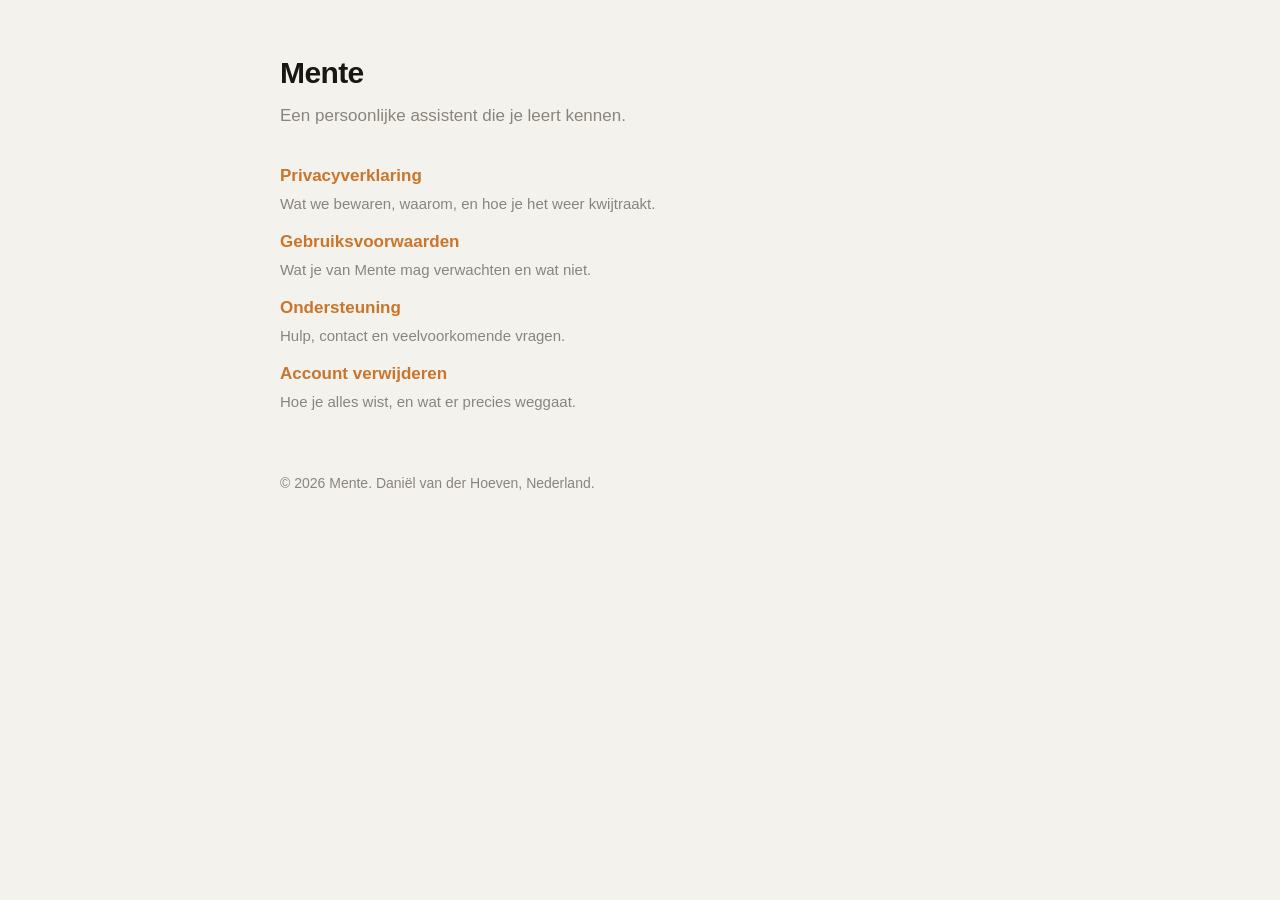
<file: index.html>
<!DOCTYPE html>
<html lang="nl">
<head>
<meta charset="utf-8">
<meta name="viewport" content="width=device-width, initial-scale=1">
<title>Mente: Juridisch en ondersteuning</title>
<link rel="stylesheet" href="./stijl.css">
</head>
<body>
  <h1>Mente</h1>
  <p class="sub">Een persoonlijke assistent die je leert kennen.</p>
  <ul style="list-style:none;padding:0">
    <li><a href="./privacy.html">Privacyverklaring</a><br>
        <span style="color:#8a857c;font-weight:400;font-size:15px">Wat we bewaren, waarom, en hoe je het weer kwijtraakt.</span></li>
    <li><a href="./voorwaarden.html">Gebruiksvoorwaarden</a><br>
        <span style="color:#8a857c;font-weight:400;font-size:15px">Wat je van Mente mag verwachten en wat niet.</span></li>
    <li><a href="./support.html">Ondersteuning</a><br>
        <span style="color:#8a857c;font-weight:400;font-size:15px">Hulp, contact en veelvoorkomende vragen.</span></li>
    <li><a href="./account-verwijderen.html">Account verwijderen</a><br>
        <span style="color:#8a857c;font-weight:400;font-size:15px">Hoe je alles wist, en wat er precies weggaat.</span></li>
  </ul>
  <footer>© 2026 Mente. Daniël van der Hoeven, Nederland.</footer>
</body>
</html>
</file>
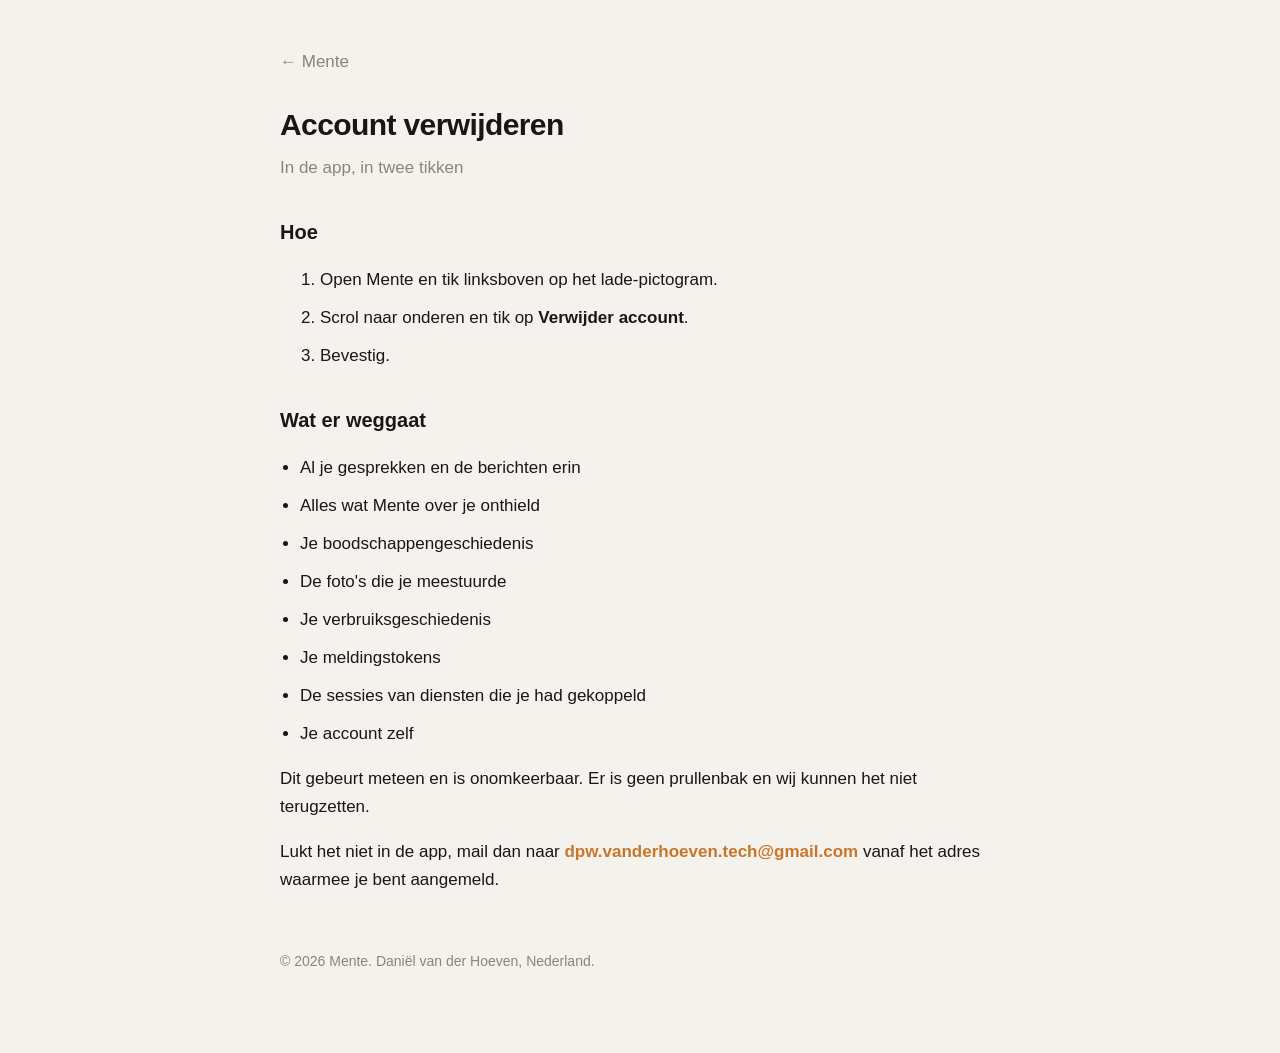
<file: account-verwijderen.html>
<!DOCTYPE html>
<html lang="nl">
<head>
<meta charset="utf-8">
<meta name="viewport" content="width=device-width, initial-scale=1">
<title>Mente: Account verwijderen</title>
<link rel="stylesheet" href="./stijl.css">
</head>
<body>
  <a class="back" href="./">← Mente</a>
  <h1>Account verwijderen</h1>
  <p class="sub">In de app, in twee tikken</p>

  <h2>Hoe</h2>
  <ol>
    <li>Open Mente en tik linksboven op het lade-pictogram.</li>
    <li>Scrol naar onderen en tik op <strong>Verwijder account</strong>.</li>
    <li>Bevestig.</li>
  </ol>

  <h2>Wat er weggaat</h2>
  <ul>
    <li>Al je gesprekken en de berichten erin</li>
    <li>Alles wat Mente over je onthield</li>
    <li>Je boodschappengeschiedenis</li>
    <li>De foto's die je meestuurde</li>
    <li>Je verbruiksgeschiedenis</li>
    <li>Je meldingstokens</li>
    <li>De sessies van diensten die je had gekoppeld</li>
    <li>Je account zelf</li>
  </ul>

  <p>Dit gebeurt meteen en is onomkeerbaar. Er is geen prullenbak en wij kunnen
  het niet terugzetten.</p>

  <p>Lukt het niet in de app, mail dan naar
  <a href="mailto:dpw.vanderhoeven.tech@gmail.com">dpw.vanderhoeven.tech@gmail.com</a>
  vanaf het adres waarmee je bent aangemeld.</p>

  <footer>© 2026 Mente. Daniël van der Hoeven, Nederland.</footer>
</body>
</html>
</file>
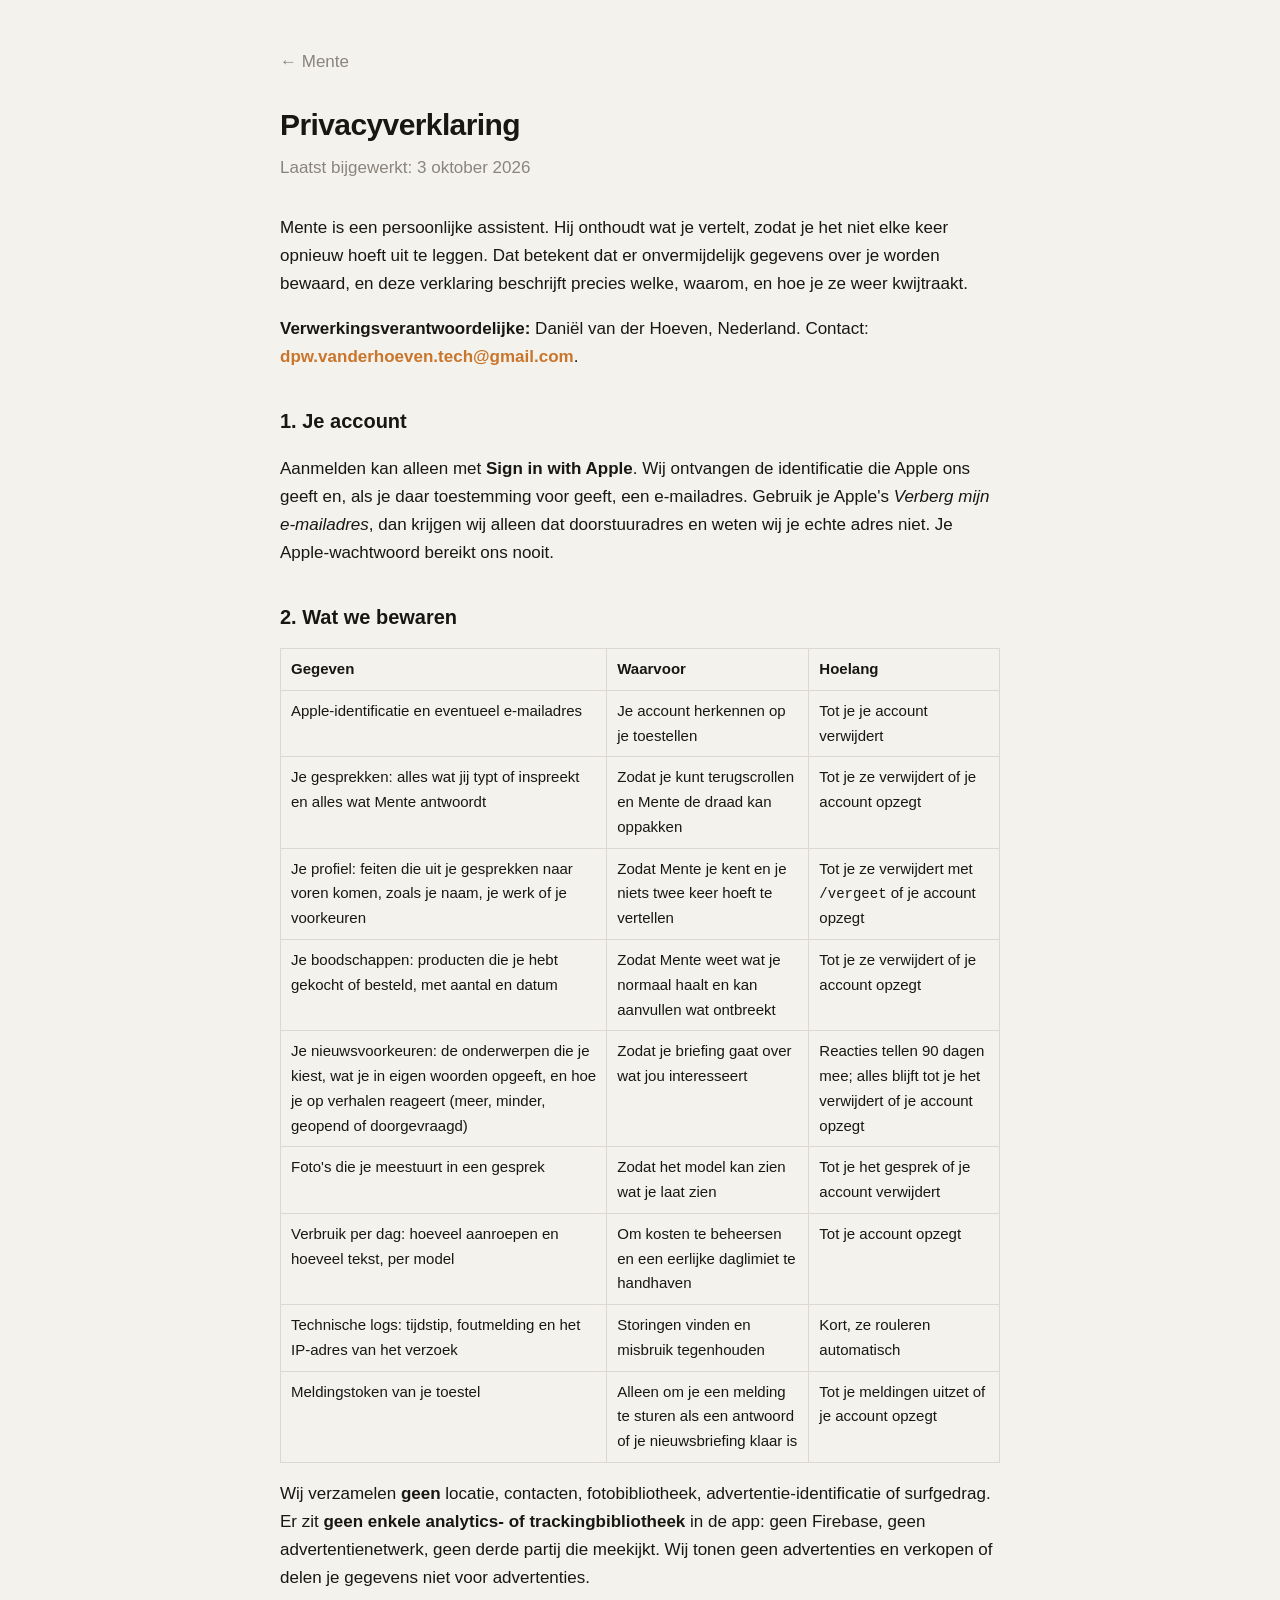
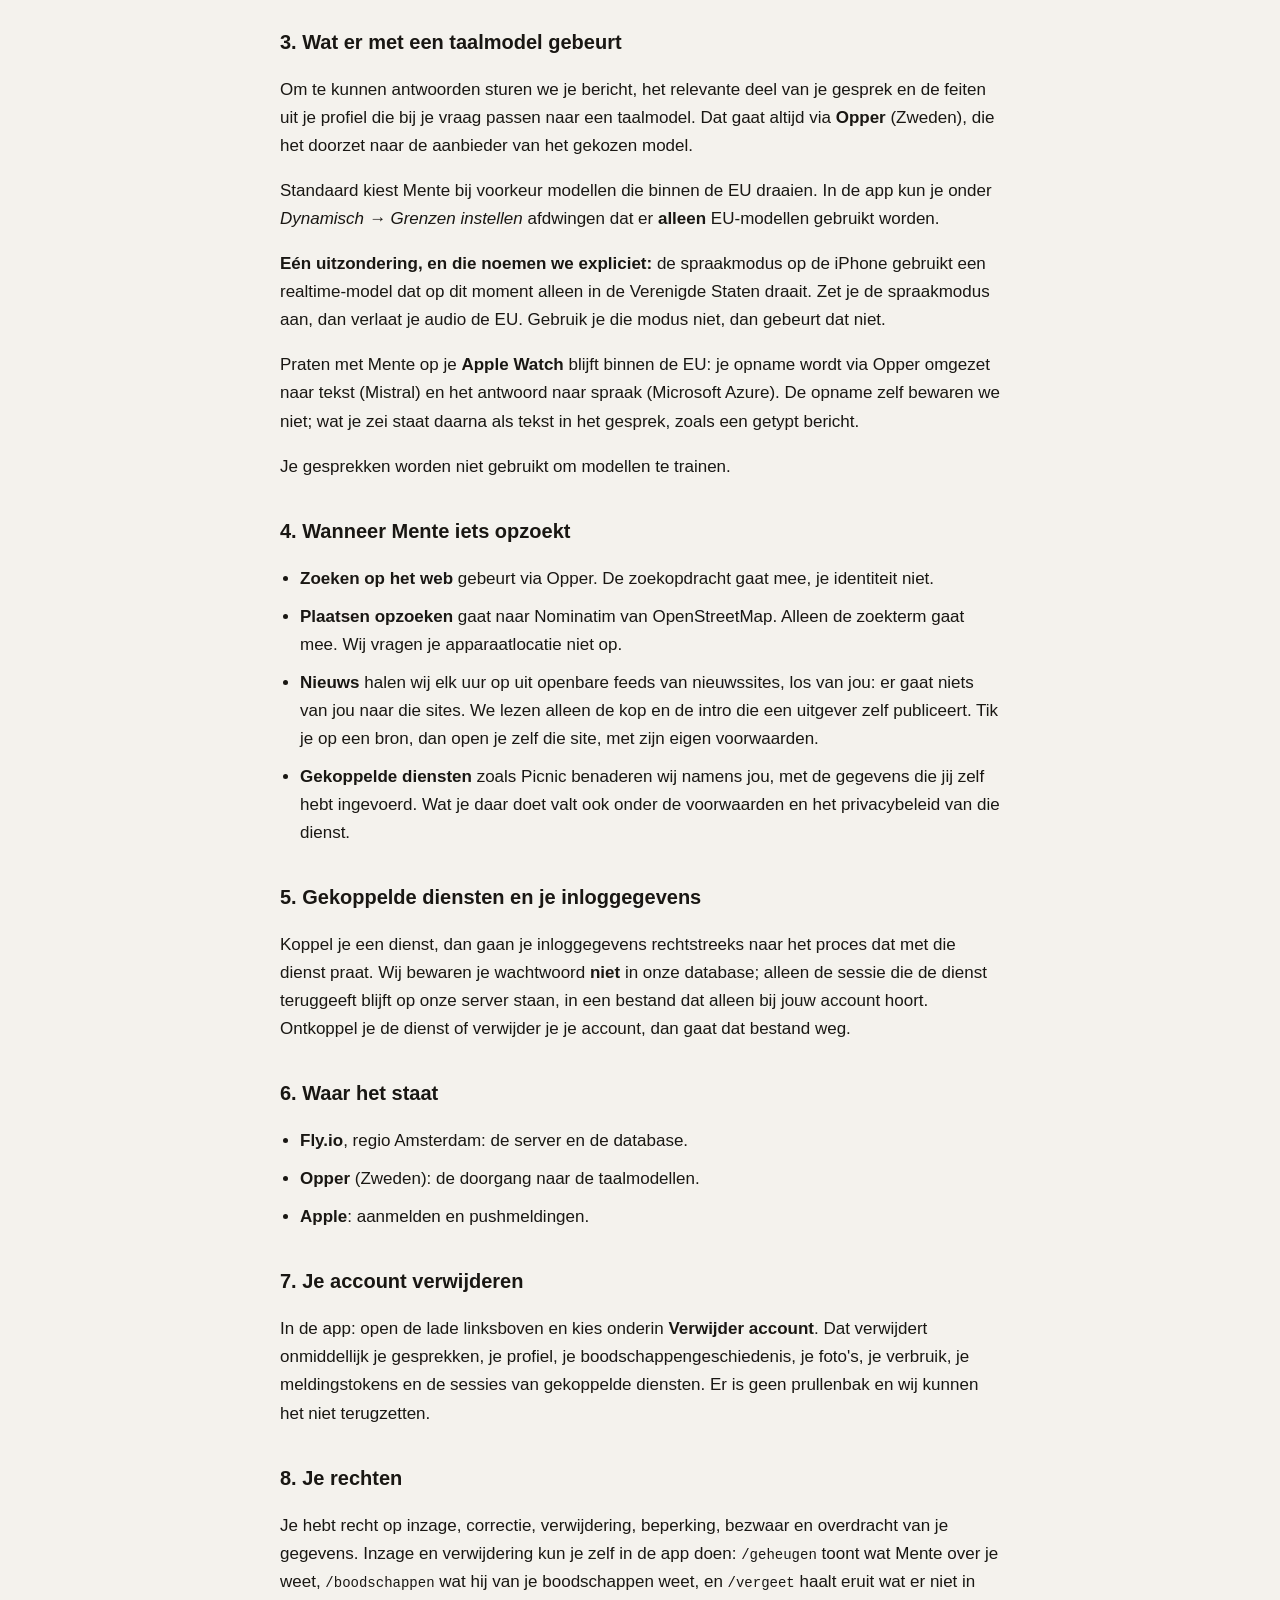
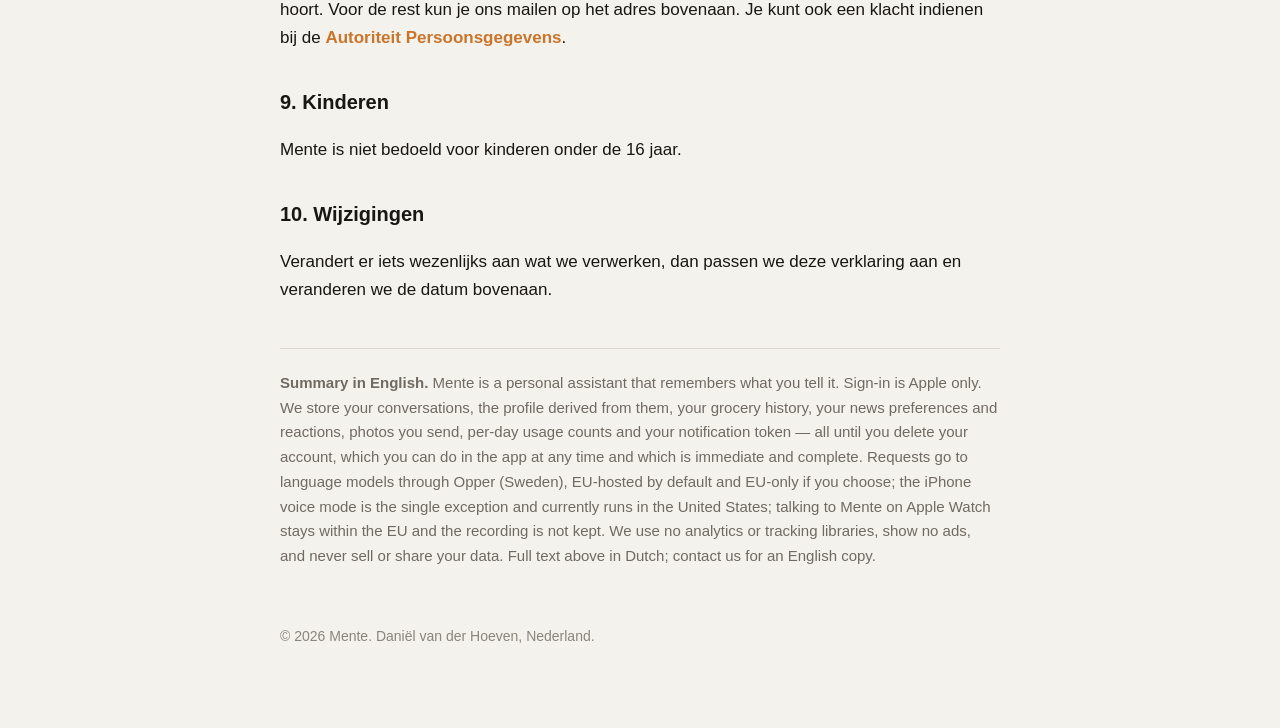
<file: privacy.html>
<!DOCTYPE html>
<html lang="nl">
<head>
<meta charset="utf-8">
<meta name="viewport" content="width=device-width, initial-scale=1">
<title>Mente: Privacyverklaring</title>
<link rel="stylesheet" href="./stijl.css">
</head>
<body>
  <a class="back" href="./">← Mente</a>
  <h1>Privacyverklaring</h1>
  <p class="sub">Laatst bijgewerkt: 3 oktober 2026</p>

  <p>Mente is een persoonlijke assistent. Hij onthoudt wat je vertelt, zodat je
  het niet elke keer opnieuw hoeft uit te leggen. Dat betekent dat er
  onvermijdelijk gegevens over je worden bewaard, en deze verklaring beschrijft
  precies welke, waarom, en hoe je ze weer kwijtraakt.</p>

  <p><strong>Verwerkingsverantwoordelijke:</strong> Daniël van der Hoeven,
  Nederland. Contact:
  <a href="mailto:dpw.vanderhoeven.tech@gmail.com">dpw.vanderhoeven.tech@gmail.com</a>.</p>

  <h2>1. Je account</h2>
  <p>Aanmelden kan alleen met <strong>Sign in with Apple</strong>. Wij ontvangen
  de identificatie die Apple ons geeft en, als je daar toestemming voor geeft,
  een e-mailadres. Gebruik je Apple's <em>Verberg mijn e-mailadres</em>, dan
  krijgen wij alleen dat doorstuuradres en weten wij je echte adres niet. Je
  Apple-wachtwoord bereikt ons nooit.</p>

  <h2>2. Wat we bewaren</h2>
  <table>
    <tr><th>Gegeven</th><th>Waarvoor</th><th>Hoelang</th></tr>
    <tr><td>Apple-identificatie en eventueel e-mailadres</td>
        <td>Je account herkennen op je toestellen</td>
        <td>Tot je je account verwijdert</td></tr>
    <tr><td>Je gesprekken: alles wat jij typt of inspreekt en alles wat Mente
        antwoordt</td>
        <td>Zodat je kunt terugscrollen en Mente de draad kan oppakken</td>
        <td>Tot je ze verwijdert of je account opzegt</td></tr>
    <tr><td>Je profiel: feiten die uit je gesprekken naar voren komen, zoals je
        naam, je werk of je voorkeuren</td>
        <td>Zodat Mente je kent en je niets twee keer hoeft te vertellen</td>
        <td>Tot je ze verwijdert met <code>/vergeet</code> of je account opzegt</td></tr>
    <tr><td>Je boodschappen: producten die je hebt gekocht of besteld, met
        aantal en datum</td>
        <td>Zodat Mente weet wat je normaal haalt en kan aanvullen wat ontbreekt</td>
        <td>Tot je ze verwijdert of je account opzegt</td></tr>
    <tr><td>Je nieuwsvoorkeuren: de onderwerpen die je kiest, wat je in eigen
        woorden opgeeft, en hoe je op verhalen reageert (meer, minder, geopend
        of doorgevraagd)</td>
        <td>Zodat je briefing gaat over wat jou interesseert</td>
        <td>Reacties tellen 90 dagen mee; alles blijft tot je het verwijdert of
        je account opzegt</td></tr>
    <tr><td>Foto's die je meestuurt in een gesprek</td>
        <td>Zodat het model kan zien wat je laat zien</td>
        <td>Tot je het gesprek of je account verwijdert</td></tr>
    <tr><td>Verbruik per dag: hoeveel aanroepen en hoeveel tekst, per model</td>
        <td>Om kosten te beheersen en een eerlijke daglimiet te handhaven</td>
        <td>Tot je account opzegt</td></tr>
    <tr><td>Technische logs: tijdstip, foutmelding en het IP-adres van het
        verzoek</td>
        <td>Storingen vinden en misbruik tegenhouden</td>
        <td>Kort, ze rouleren automatisch</td></tr>
    <tr><td>Meldingstoken van je toestel</td>
        <td>Alleen om je een melding te sturen als een antwoord of je
        nieuwsbriefing klaar is</td>
        <td>Tot je meldingen uitzet of je account opzegt</td></tr>
  </table>

  <p>Wij verzamelen <strong>geen</strong> locatie, contacten, fotobibliotheek,
  advertentie-identificatie of surfgedrag. Er zit <strong>geen enkele
  analytics- of trackingbibliotheek</strong> in de app: geen Firebase, geen
  advertentienetwerk, geen derde partij die meekijkt. Wij tonen geen advertenties
  en verkopen of delen je gegevens niet voor advertenties.</p>

  <h2>3. Wat er met een taalmodel gebeurt</h2>
  <p>Om te kunnen antwoorden sturen we je bericht, het relevante deel van je
  gesprek en de feiten uit je profiel die bij je vraag passen naar een
  taalmodel. Dat gaat altijd via <strong>Opper</strong> (Zweden), die het
  doorzet naar de aanbieder van het gekozen model.</p>
  <p>Standaard kiest Mente bij voorkeur modellen die binnen de EU draaien. In de
  app kun je onder <em>Dynamisch → Grenzen instellen</em> afdwingen dat er
  <strong>alleen</strong> EU-modellen gebruikt worden.</p>
  <p><strong>Eén uitzondering, en die noemen we expliciet:</strong> de
  spraakmodus op de iPhone gebruikt een realtime-model dat op dit moment alleen
  in de Verenigde Staten draait. Zet je de spraakmodus aan, dan verlaat je audio
  de EU. Gebruik je die modus niet, dan gebeurt dat niet.</p>
  <p>Praten met Mente op je <strong>Apple Watch</strong> blijft binnen de EU:
  je opname wordt via Opper omgezet naar tekst (Mistral) en het antwoord naar
  spraak (Microsoft Azure). De opname zelf bewaren we niet; wat je zei staat
  daarna als tekst in het gesprek, zoals een getypt bericht.</p>
  <p>Je gesprekken worden niet gebruikt om modellen te trainen.</p>

  <h2>4. Wanneer Mente iets opzoekt</h2>
  <ul>
    <li><strong>Zoeken op het web</strong> gebeurt via Opper. De zoekopdracht
    gaat mee, je identiteit niet.</li>
    <li><strong>Plaatsen opzoeken</strong> gaat naar Nominatim van
    OpenStreetMap. Alleen de zoekterm gaat mee. Wij vragen je apparaatlocatie
    niet op.</li>
    <li><strong>Nieuws</strong> halen wij elk uur op uit openbare feeds van
    nieuwssites, los van jou: er gaat niets van jou naar die sites. We lezen
    alleen de kop en de intro die een uitgever zelf publiceert. Tik je op een
    bron, dan open je zelf die site, met zijn eigen voorwaarden.</li>
    <li><strong>Gekoppelde diensten</strong> zoals Picnic benaderen wij namens
    jou, met de gegevens die jij zelf hebt ingevoerd. Wat je daar doet valt ook
    onder de voorwaarden en het privacybeleid van die dienst.</li>
  </ul>

  <h2>5. Gekoppelde diensten en je inloggegevens</h2>
  <p>Koppel je een dienst, dan gaan je inloggegevens rechtstreeks naar het
  proces dat met die dienst praat. Wij bewaren je wachtwoord
  <strong>niet</strong> in onze database; alleen de sessie die de dienst
  teruggeeft blijft op onze server staan, in een bestand dat alleen bij jouw
  account hoort. Ontkoppel je de dienst of verwijder je je account, dan gaat dat
  bestand weg.</p>

  <h2>6. Waar het staat</h2>
  <ul>
    <li><strong>Fly.io</strong>, regio Amsterdam: de server en de database.</li>
    <li><strong>Opper</strong> (Zweden): de doorgang naar de taalmodellen.</li>
    <li><strong>Apple</strong>: aanmelden en pushmeldingen.</li>
  </ul>

  <h2>7. Je account verwijderen</h2>
  <p>In de app: open de lade linksboven en kies onderin <strong>Verwijder
  account</strong>. Dat verwijdert onmiddellijk je gesprekken, je profiel, je
  boodschappengeschiedenis, je foto's, je verbruik, je meldingstokens en de
  sessies van gekoppelde diensten. Er is geen prullenbak en wij kunnen het niet
  terugzetten.</p>

  <h2>8. Je rechten</h2>
  <p>Je hebt recht op inzage, correctie, verwijdering, beperking, bezwaar en
  overdracht van je gegevens. Inzage en verwijdering kun je zelf in de app doen:
  <code>/geheugen</code> toont wat Mente over je weet, <code>/boodschappen</code>
  wat hij van je boodschappen weet, en <code>/vergeet</code> haalt eruit wat er
  niet in hoort. Voor de rest kun je ons mailen op het adres bovenaan. Je kunt
  ook een klacht indienen bij de
  <a href="https://autoriteitpersoonsgegevens.nl">Autoriteit Persoonsgegevens</a>.</p>

  <h2>9. Kinderen</h2>
  <p>Mente is niet bedoeld voor kinderen onder de 16 jaar.</p>

  <h2>10. Wijzigingen</h2>
  <p>Verandert er iets wezenlijks aan wat we verwerken, dan passen we deze
  verklaring aan en veranderen we de datum bovenaan.</p>

  <div class="en">
    <strong>Summary in English.</strong> Mente is a personal assistant that
    remembers what you tell it. Sign-in is Apple only. We store your
    conversations, the profile derived from them, your grocery history, your
    news preferences and reactions, photos you send, per-day usage counts and
    your notification token — all until you
    delete your account, which you can do in the app at any time and which is
    immediate and complete. Requests go to language models through Opper
    (Sweden), EU-hosted by default and EU-only if you choose; the iPhone voice mode is
    the single exception and currently runs in the United States; talking to
    Mente on Apple Watch stays within the EU and the recording is not kept. We use no
    analytics or tracking libraries, show no ads, and never sell or share your
    data. Full text above in Dutch; contact us for an English copy.
  </div>

  <footer>© 2026 Mente. Daniël van der Hoeven, Nederland.</footer>
</body>
</html>
</file>
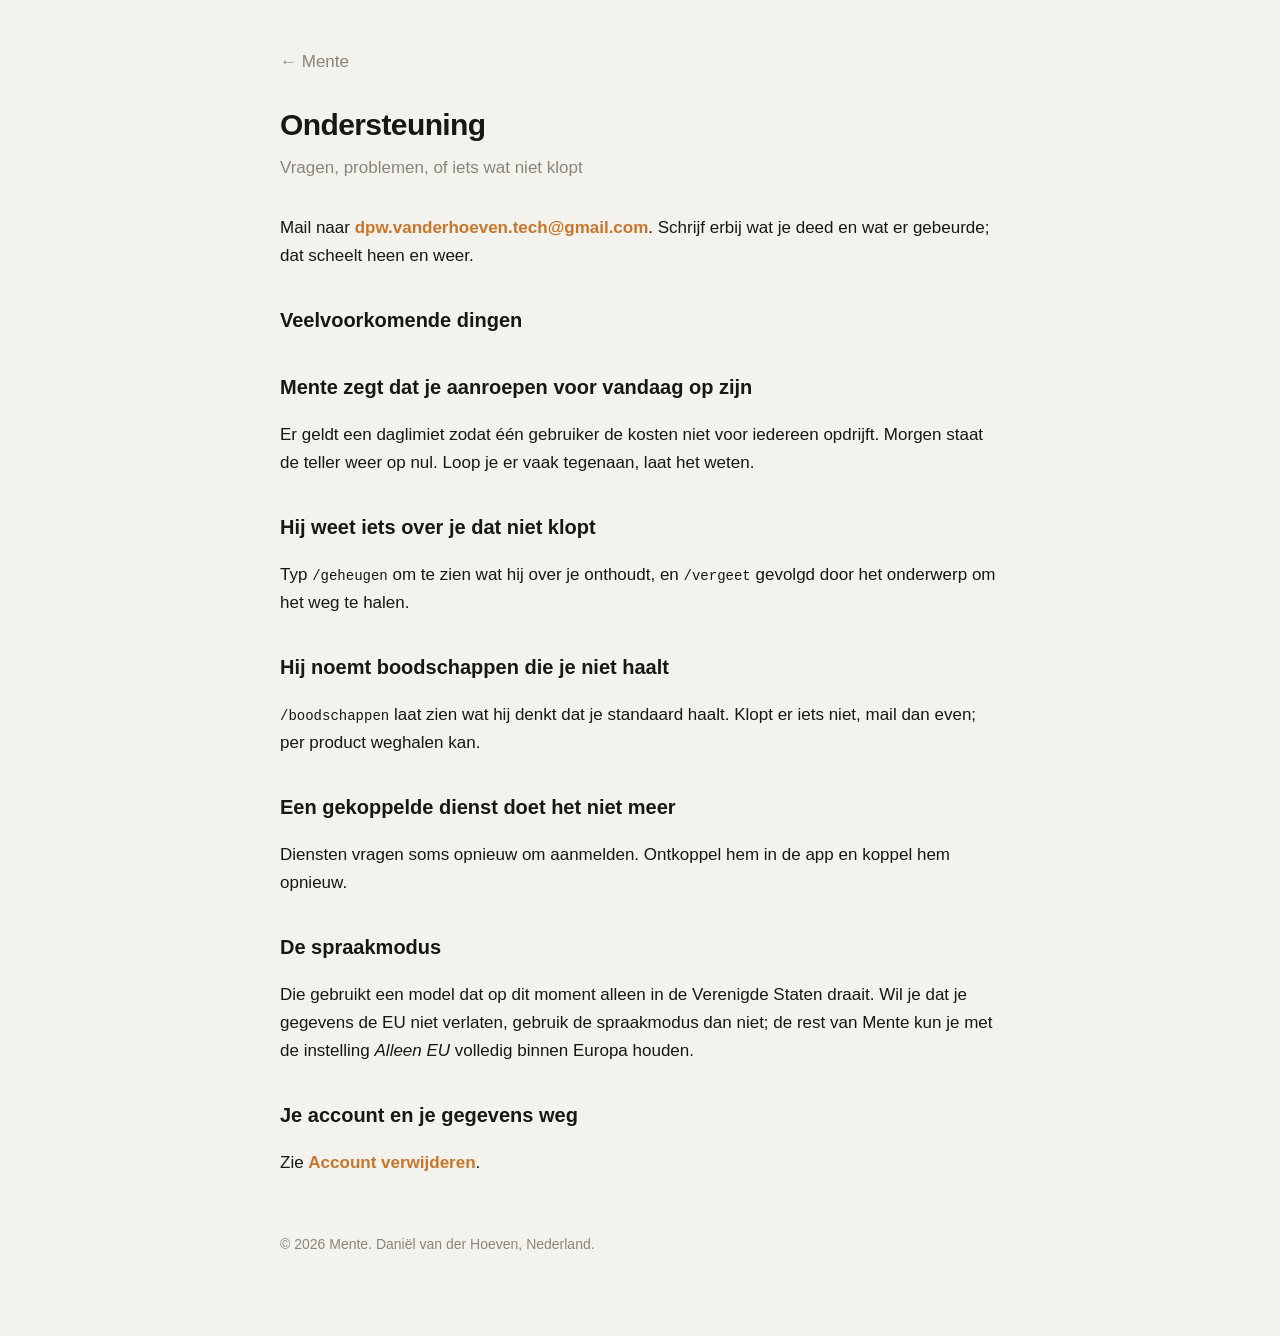
<file: support.html>
<!DOCTYPE html>
<html lang="nl">
<head>
<meta charset="utf-8">
<meta name="viewport" content="width=device-width, initial-scale=1">
<title>Mente: Ondersteuning</title>
<link rel="stylesheet" href="./stijl.css">
</head>
<body>
  <a class="back" href="./">← Mente</a>
  <h1>Ondersteuning</h1>
  <p class="sub">Vragen, problemen, of iets wat niet klopt</p>

  <p>Mail naar
  <a href="mailto:dpw.vanderhoeven.tech@gmail.com">dpw.vanderhoeven.tech@gmail.com</a>.
  Schrijf erbij wat je deed en wat er gebeurde; dat scheelt heen en weer.</p>

  <h2>Veelvoorkomende dingen</h2>

  <h2>Mente zegt dat je aanroepen voor vandaag op zijn</h2>
  <p>Er geldt een daglimiet zodat één gebruiker de kosten niet voor iedereen
  opdrijft. Morgen staat de teller weer op nul. Loop je er vaak tegenaan, laat
  het weten.</p>

  <h2>Hij weet iets over je dat niet klopt</h2>
  <p>Typ <code>/geheugen</code> om te zien wat hij over je onthoudt, en
  <code>/vergeet</code> gevolgd door het onderwerp om het weg te halen.</p>

  <h2>Hij noemt boodschappen die je niet haalt</h2>
  <p><code>/boodschappen</code> laat zien wat hij denkt dat je standaard haalt.
  Klopt er iets niet, mail dan even; per product weghalen kan.</p>

  <h2>Een gekoppelde dienst doet het niet meer</h2>
  <p>Diensten vragen soms opnieuw om aanmelden. Ontkoppel hem in de app en
  koppel hem opnieuw.</p>

  <h2>De spraakmodus</h2>
  <p>Die gebruikt een model dat op dit moment alleen in de Verenigde Staten
  draait. Wil je dat je gegevens de EU niet verlaten, gebruik de spraakmodus dan
  niet; de rest van Mente kun je met de instelling <em>Alleen EU</em> volledig
  binnen Europa houden.</p>

  <h2>Je account en je gegevens weg</h2>
  <p>Zie <a href="./account-verwijderen.html">Account verwijderen</a>.</p>

  <footer>© 2026 Mente. Daniël van der Hoeven, Nederland.</footer>
</body>
</html>
</file>
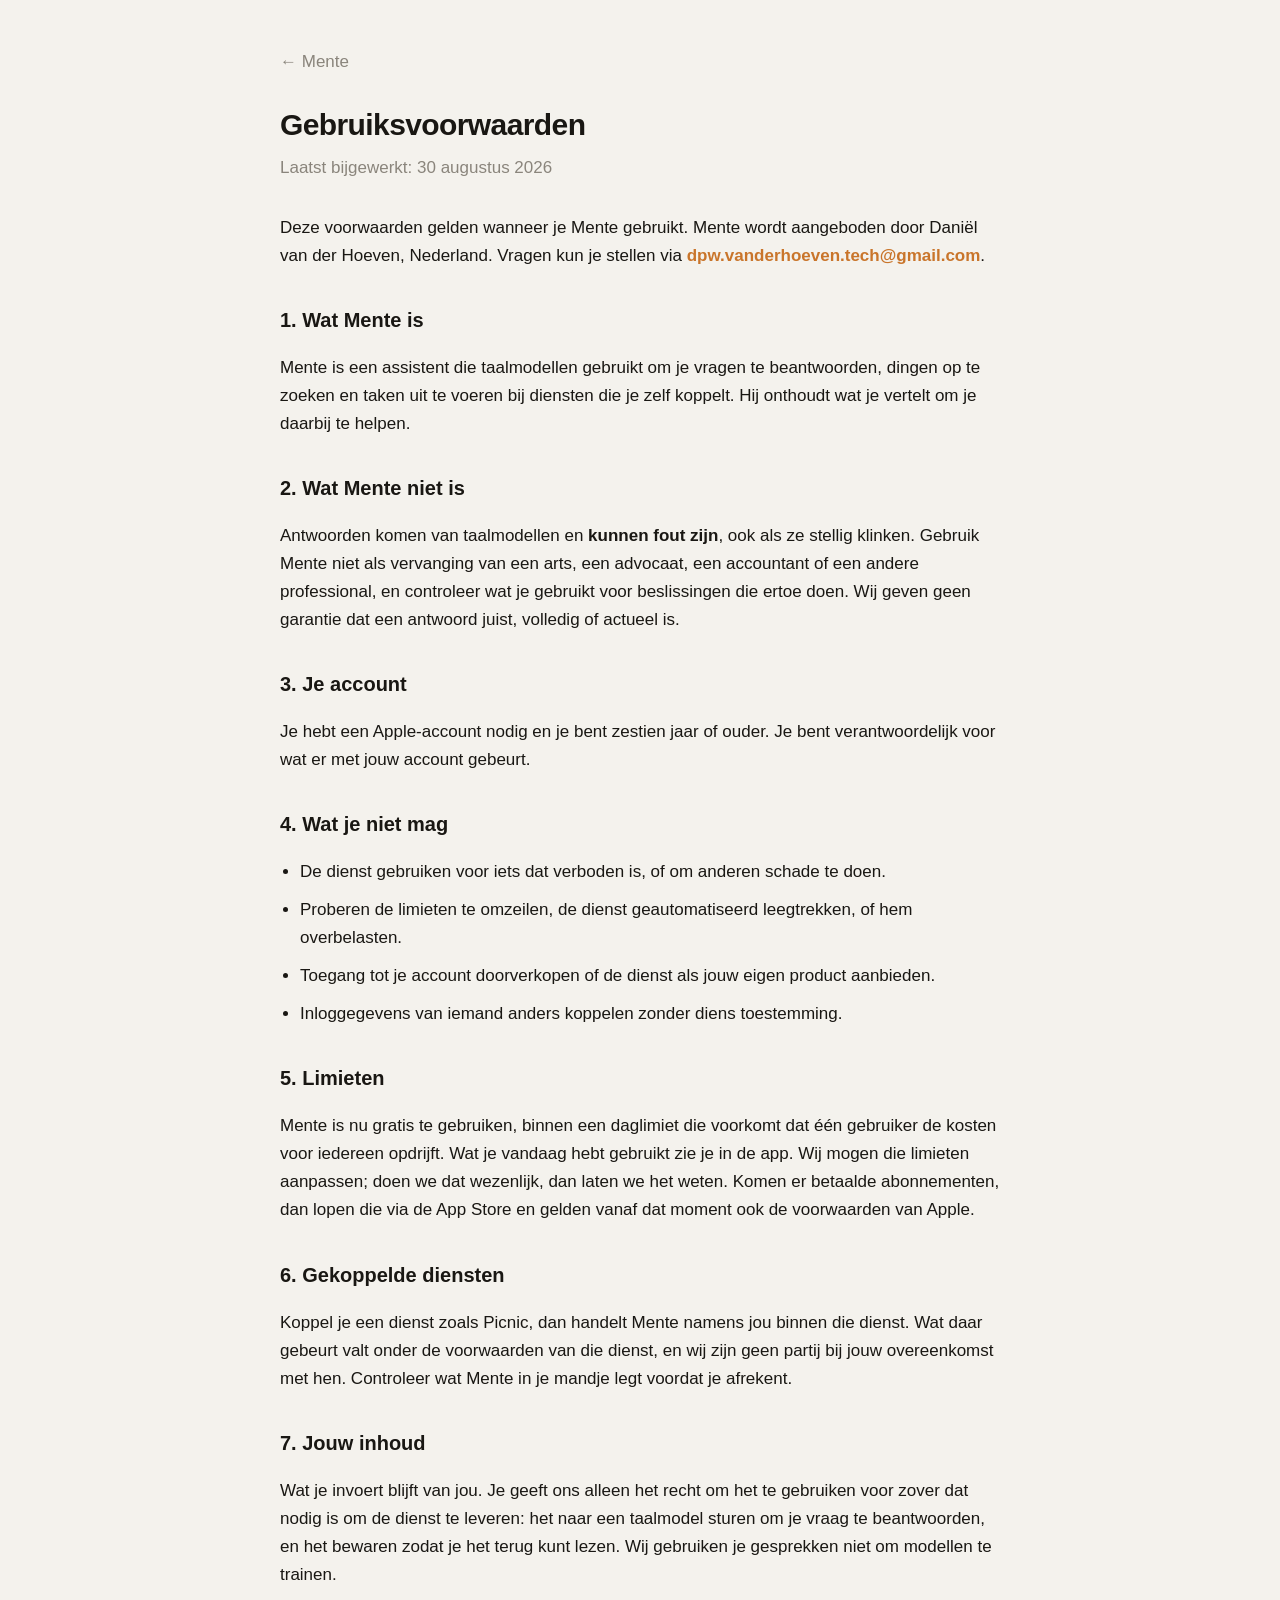
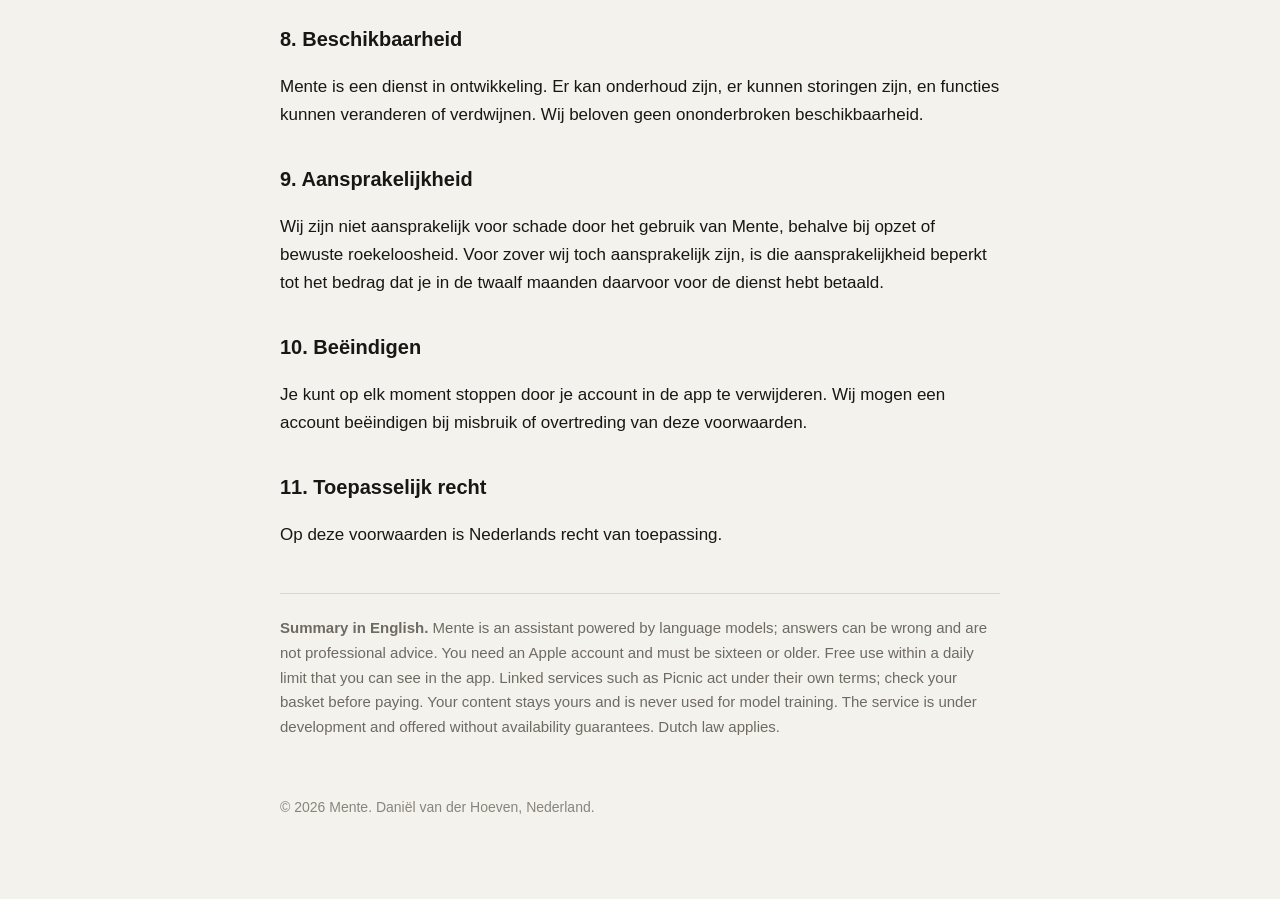
<file: voorwaarden.html>
<!DOCTYPE html>
<html lang="nl">
<head>
<meta charset="utf-8">
<meta name="viewport" content="width=device-width, initial-scale=1">
<title>Mente: Gebruiksvoorwaarden</title>
<link rel="stylesheet" href="./stijl.css">
</head>
<body>
  <a class="back" href="./">← Mente</a>
  <h1>Gebruiksvoorwaarden</h1>
  <p class="sub">Laatst bijgewerkt: 30 augustus 2026</p>

  <p>Deze voorwaarden gelden wanneer je Mente gebruikt. Mente wordt aangeboden
  door Daniël van der Hoeven, Nederland. Vragen kun je stellen via
  <a href="mailto:dpw.vanderhoeven.tech@gmail.com">dpw.vanderhoeven.tech@gmail.com</a>.</p>

  <h2>1. Wat Mente is</h2>
  <p>Mente is een assistent die taalmodellen gebruikt om je vragen te
  beantwoorden, dingen op te zoeken en taken uit te voeren bij diensten die je
  zelf koppelt. Hij onthoudt wat je vertelt om je daarbij te helpen.</p>

  <h2>2. Wat Mente niet is</h2>
  <p>Antwoorden komen van taalmodellen en <strong>kunnen fout zijn</strong>, ook
  als ze stellig klinken. Gebruik Mente niet als vervanging van een arts, een
  advocaat, een accountant of een andere professional, en controleer wat je
  gebruikt voor beslissingen die ertoe doen. Wij geven geen garantie dat een
  antwoord juist, volledig of actueel is.</p>

  <h2>3. Je account</h2>
  <p>Je hebt een Apple-account nodig en je bent zestien jaar of ouder. Je bent
  verantwoordelijk voor wat er met jouw account gebeurt.</p>

  <h2>4. Wat je niet mag</h2>
  <ul>
    <li>De dienst gebruiken voor iets dat verboden is, of om anderen schade te
    doen.</li>
    <li>Proberen de limieten te omzeilen, de dienst geautomatiseerd leegtrekken,
    of hem overbelasten.</li>
    <li>Toegang tot je account doorverkopen of de dienst als jouw eigen product
    aanbieden.</li>
    <li>Inloggegevens van iemand anders koppelen zonder diens toestemming.</li>
  </ul>

  <h2>5. Limieten</h2>
  <p>Mente is nu gratis te gebruiken, binnen een daglimiet die voorkomt dat één
  gebruiker de kosten voor iedereen opdrijft. Wat je vandaag hebt gebruikt zie
  je in de app. Wij mogen die limieten aanpassen; doen we dat wezenlijk, dan
  laten we het weten. Komen er betaalde abonnementen, dan lopen die via de App
  Store en gelden vanaf dat moment ook de voorwaarden van Apple.</p>

  <h2>6. Gekoppelde diensten</h2>
  <p>Koppel je een dienst zoals Picnic, dan handelt Mente namens jou binnen die
  dienst. Wat daar gebeurt valt onder de voorwaarden van die dienst, en wij zijn
  geen partij bij jouw overeenkomst met hen. Controleer wat Mente in je mandje
  legt voordat je afrekent.</p>

  <h2>7. Jouw inhoud</h2>
  <p>Wat je invoert blijft van jou. Je geeft ons alleen het recht om het te
  gebruiken voor zover dat nodig is om de dienst te leveren: het naar een
  taalmodel sturen om je vraag te beantwoorden, en het bewaren zodat je het
  terug kunt lezen. Wij gebruiken je gesprekken niet om modellen te trainen.</p>

  <h2>8. Beschikbaarheid</h2>
  <p>Mente is een dienst in ontwikkeling. Er kan onderhoud zijn, er kunnen
  storingen zijn, en functies kunnen veranderen of verdwijnen. Wij beloven geen
  ononderbroken beschikbaarheid.</p>

  <h2>9. Aansprakelijkheid</h2>
  <p>Wij zijn niet aansprakelijk voor schade door het gebruik van Mente, behalve
  bij opzet of bewuste roekeloosheid. Voor zover wij toch aansprakelijk zijn, is
  die aansprakelijkheid beperkt tot het bedrag dat je in de twaalf maanden
  daarvoor voor de dienst hebt betaald.</p>

  <h2>10. Beëindigen</h2>
  <p>Je kunt op elk moment stoppen door je account in de app te verwijderen. Wij
  mogen een account beëindigen bij misbruik of overtreding van deze
  voorwaarden.</p>

  <h2>11. Toepasselijk recht</h2>
  <p>Op deze voorwaarden is Nederlands recht van toepassing.</p>

  <div class="en">
    <strong>Summary in English.</strong> Mente is an assistant powered by
    language models; answers can be wrong and are not professional advice. You
    need an Apple account and must be sixteen or older. Free use within a daily
    limit that you can see in the app. Linked services such as Picnic act under
    their own terms; check your basket before paying. Your content stays yours
    and is never used for model training. The service is under development and
    offered without availability guarantees. Dutch law applies.
  </div>

  <footer>© 2026 Mente. Daniël van der Hoeven, Nederland.</footer>
</body>
</html>
</file>
<file: stijl.css>
:root { color-scheme: light dark; }
body {
  font: 17px/1.65 -apple-system, BlinkMacSystemFont, "Segoe UI", Roboto, Helvetica, Arial, sans-serif;
  max-width: 720px; margin: 0 auto; padding: 48px 22px 80px;
  color: #191713; background: #F4F2ED;
}
@media (prefers-color-scheme: dark) {
  body { color: #E8E6E1; background: #191713; }
  a { color: #E29450; }
  table { border-color: #3a3733; }
  th, td { border-color: #3a3733; }
}
h1 { font-size: 30px; letter-spacing: -.02em; margin: 0 0 4px; }
h2 { font-size: 20px; margin: 34px 0 10px; }
.sub { color: #8a857c; margin: 0 0 32px; }
a { color: #C9752B; font-weight: 600; text-decoration: none; }
a:hover { text-decoration: underline; }
ul { padding-left: 20px; }
li { margin: 0 0 10px; }
table { border-collapse: collapse; width: 100%; margin: 14px 0; font-size: 15px; }
th, td { border: 1px solid #ddd8cf; padding: 8px 10px; text-align: left; vertical-align: top; }
th { font-weight: 600; }
code { font-family: ui-monospace, SFMono-Regular, Menlo, monospace; font-size: 14px; }
.back { display: inline-block; margin-bottom: 24px; color: #8a857c; font-weight: 400; }
footer { margin-top: 56px; color: #8a857c; font-size: 14px; }
.en { margin-top: 44px; padding-top: 22px; border-top: 1px solid #ddd8cf; color: #6f6a62; font-size: 15px; }
</file>
